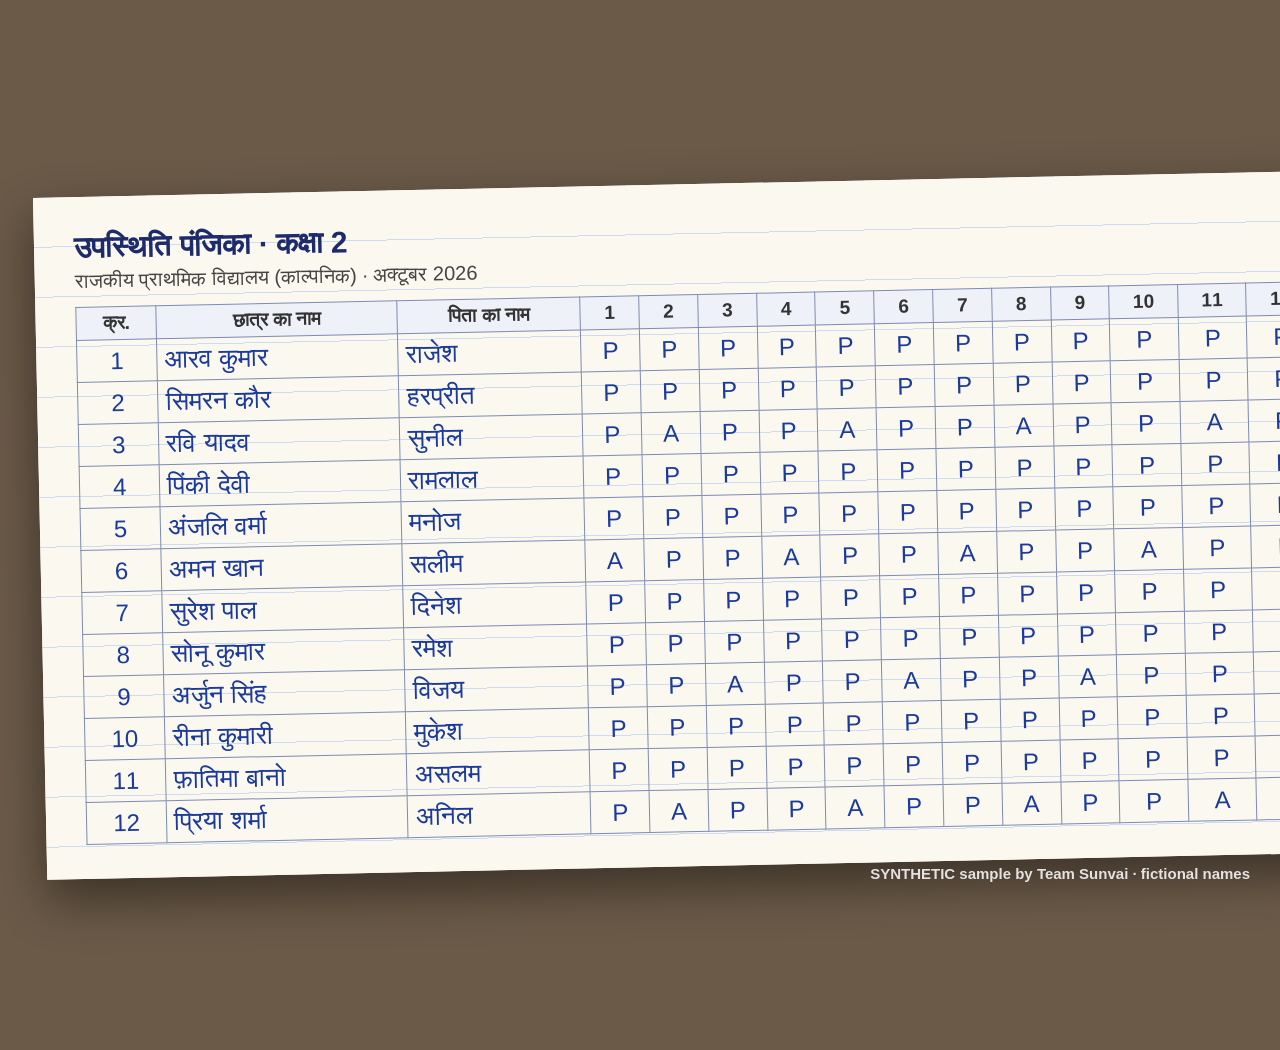
<file: samples/synthetic/images/src/register.html>
<!doctype html><meta charset=utf-8><style>
body{margin:0;background:#6b5a48;width:1400px;height:1050px;display:grid;place-items:center;font-family:'Noto Sans Devanagari',sans-serif}
.pg{width:1240px;background:#fbf8ef;padding:34px 40px;transform:rotate(-1.2deg);box-shadow:0 20px 50px rgba(0,0,0,.45);
 background-image:repeating-linear-gradient(#fbf8ef 0 49px,#cfdcef 49px 50px)}
h1{font-size:30px;margin:0 0 4px;color:#1d2a6b} .s{color:#444;font-size:20px;margin-bottom:14px}
table{border-collapse:collapse;width:100%;font-size:24px;color:#1b3a9a} td,th{border:1.5px solid #7d8bb5;padding:5px 7px;text-align:center}
th{color:#333;font-size:19px;background:#eef1f8} td.n{text-align:left;font-size:26px}
.tag{position:absolute;right:30px;bottom:18px;font:600 15px Inter,sans-serif;color:#fff;opacity:.85}</style>
<div class=pg><h1>उपस्थिति पंजिका · कक्षा 2</h1><div class=s>राजकीय प्राथमिक विद्यालय (काल्पनिक) · अक्टूबर 2026</div>
<table><tr><th>क्र.</th><th>छात्र का नाम</th><th>पिता का नाम</th><th>1</th><th>2</th><th>3</th><th>4</th><th>5</th><th>6</th><th>7</th><th>8</th><th>9</th><th>10</th><th>11</th><th>12</th></tr><tr><td>1</td><td class='n'>आरव कुमार</td><td class='n'>राजेश</td><td>P</td><td>P</td><td>P</td><td>P</td><td>P</td><td>P</td><td>P</td><td>P</td><td>P</td><td>P</td><td>P</td><td>P</td></tr><tr><td>2</td><td class='n'>सिमरन कौर</td><td class='n'>हरप्रीत</td><td>P</td><td>P</td><td>P</td><td>P</td><td>P</td><td>P</td><td>P</td><td>P</td><td>P</td><td>P</td><td>P</td><td>P</td></tr><tr><td>3</td><td class='n'>रवि यादव</td><td class='n'>सुनील</td><td>P</td><td>A</td><td>P</td><td>P</td><td>A</td><td>P</td><td>P</td><td>A</td><td>P</td><td>P</td><td>A</td><td>P</td></tr><tr><td>4</td><td class='n'>पिंकी देवी</td><td class='n'>रामलाल</td><td>P</td><td>P</td><td>P</td><td>P</td><td>P</td><td>P</td><td>P</td><td>P</td><td>P</td><td>P</td><td>P</td><td>P</td></tr><tr><td>5</td><td class='n'>अंजलि वर्मा</td><td class='n'>मनोज</td><td>P</td><td>P</td><td>P</td><td>P</td><td>P</td><td>P</td><td>P</td><td>P</td><td>P</td><td>P</td><td>P</td><td>P</td></tr><tr><td>6</td><td class='n'>अमन खान</td><td class='n'>सलीम</td><td>A</td><td>P</td><td>P</td><td>A</td><td>P</td><td>P</td><td>A</td><td>P</td><td>P</td><td>A</td><td>P</td><td>P</td></tr><tr><td>7</td><td class='n'>सुरेश पाल</td><td class='n'>दिनेश</td><td>P</td><td>P</td><td>P</td><td>P</td><td>P</td><td>P</td><td>P</td><td>P</td><td>P</td><td>P</td><td>P</td><td>P</td></tr><tr><td>8</td><td class='n'>सोनू कुमार</td><td class='n'>रमेश</td><td>P</td><td>P</td><td>P</td><td>P</td><td>P</td><td>P</td><td>P</td><td>P</td><td>P</td><td>P</td><td>P</td><td>P</td></tr><tr><td>9</td><td class='n'>अर्जुन सिंह</td><td class='n'>विजय</td><td>P</td><td>P</td><td>A</td><td>P</td><td>P</td><td>A</td><td>P</td><td>P</td><td>A</td><td>P</td><td>P</td><td>A</td></tr><tr><td>10</td><td class='n'>रीना कुमारी</td><td class='n'>मुकेश</td><td>P</td><td>P</td><td>P</td><td>P</td><td>P</td><td>P</td><td>P</td><td>P</td><td>P</td><td>P</td><td>P</td><td>P</td></tr><tr><td>11</td><td class='n'>फ़ातिमा बानो</td><td class='n'>असलम</td><td>P</td><td>P</td><td>P</td><td>P</td><td>P</td><td>P</td><td>P</td><td>P</td><td>P</td><td>P</td><td>P</td><td>P</td></tr><tr><td>12</td><td class='n'>प्रिया शर्मा</td><td class='n'>अनिल</td><td>P</td><td>A</td><td>P</td><td>P</td><td>A</td><td>P</td><td>P</td><td>A</td><td>P</td><td>P</td><td>A</td><td>P</td></tr></table></div>
<div class=tag>SYNTHETIC sample by Team Sunvai · fictional names</div>
</file>
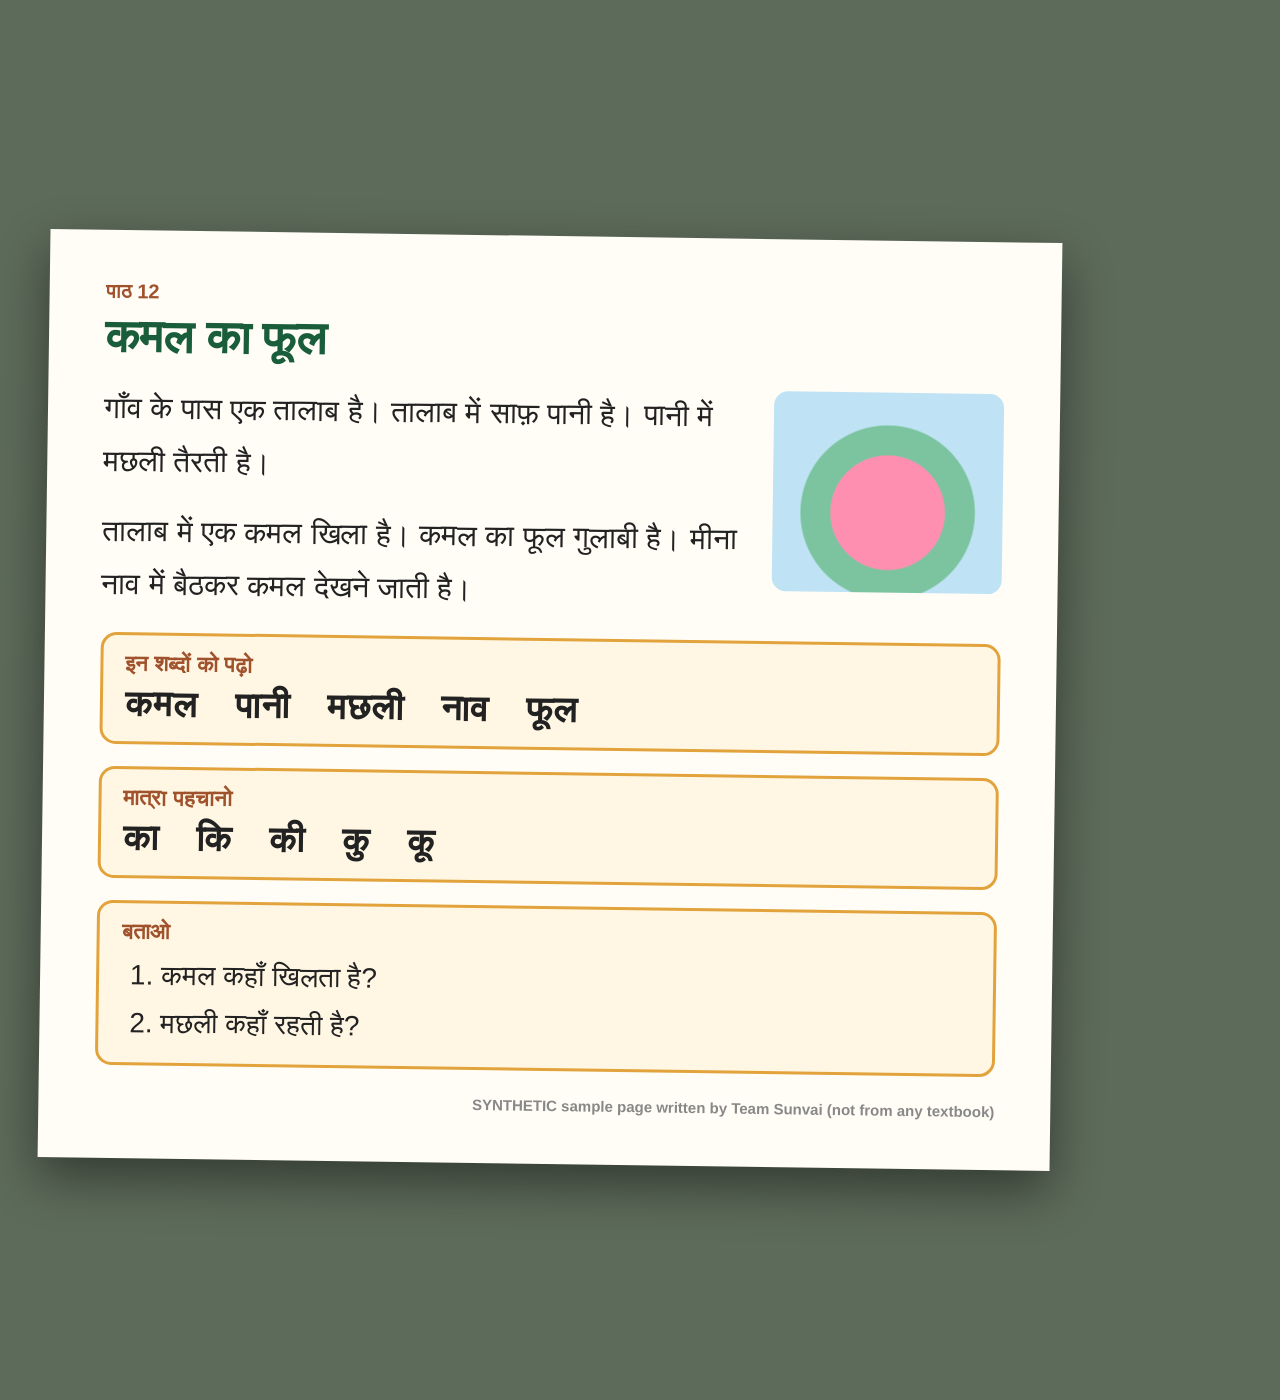
<file: samples/synthetic/images/src/textbook.html>
<!doctype html><meta charset=utf-8><style>
body{margin:0;background:#5d6b5a;width:1100px;height:1400px;display:grid;place-items:center;font-family:'Noto Sans Devanagari',sans-serif}
.pg{width:900px;background:#fffdf6;padding:50px 56px;transform:rotate(.8deg);box-shadow:0 20px 50px rgba(0,0,0,.45);color:#222}
.k{font-size:20px;color:#a0522d;font-weight:700} h1{font-size:46px;margin:6px 0 18px;color:#1a5d3a}
p{font-size:30px;line-height:1.75;margin:0 0 18px} .box{border:3px solid #e2a33c;border-radius:16px;padding:16px 22px;margin:22px 0;background:#fff7e3}
.box b{display:block;font-size:22px;color:#a0522d;margin-bottom:6px} .w{font-size:36px;font-weight:700;letter-spacing:1px;word-spacing:26px}
ol{font-size:28px;line-height:1.7;margin:6px 0 0} .pic{float:right;width:230px;height:200px;margin:0 0 10px 20px;border-radius:14px;background:radial-gradient(circle at 50% 60%,#ff8fb1 0 34%,#7cc4a0 35% 52%,#bfe3f5 53%)}
.f{margin-top:26px;font:600 15px Inter,sans-serif;color:#888;text-align:right}</style>
<div class=pg><div class=k>पाठ 12</div><h1>कमल का फूल</h1><div class=pic></div>
<p>गाँव के पास एक तालाब है। तालाब में साफ़ पानी है। पानी में मछली तैरती है।</p>
<p>तालाब में एक कमल खिला है। कमल का फूल गुलाबी है। मीना नाव में बैठकर कमल देखने जाती है।</p>
<div class=box><b>इन शब्दों को पढ़ो</b><div class=w>कमल पानी मछली नाव फूल</div></div>
<div class=box><b>मात्रा पहचानो</b><div class=w>का कि की कु कू</div></div>
<div class=box><b>बताओ</b><ol><li>कमल कहाँ खिलता है?</li><li>मछली कहाँ रहती है?</li></ol></div>
<div class=f>SYNTHETIC sample page written by Team Sunvai (not from any textbook)</div></div>
</file>
